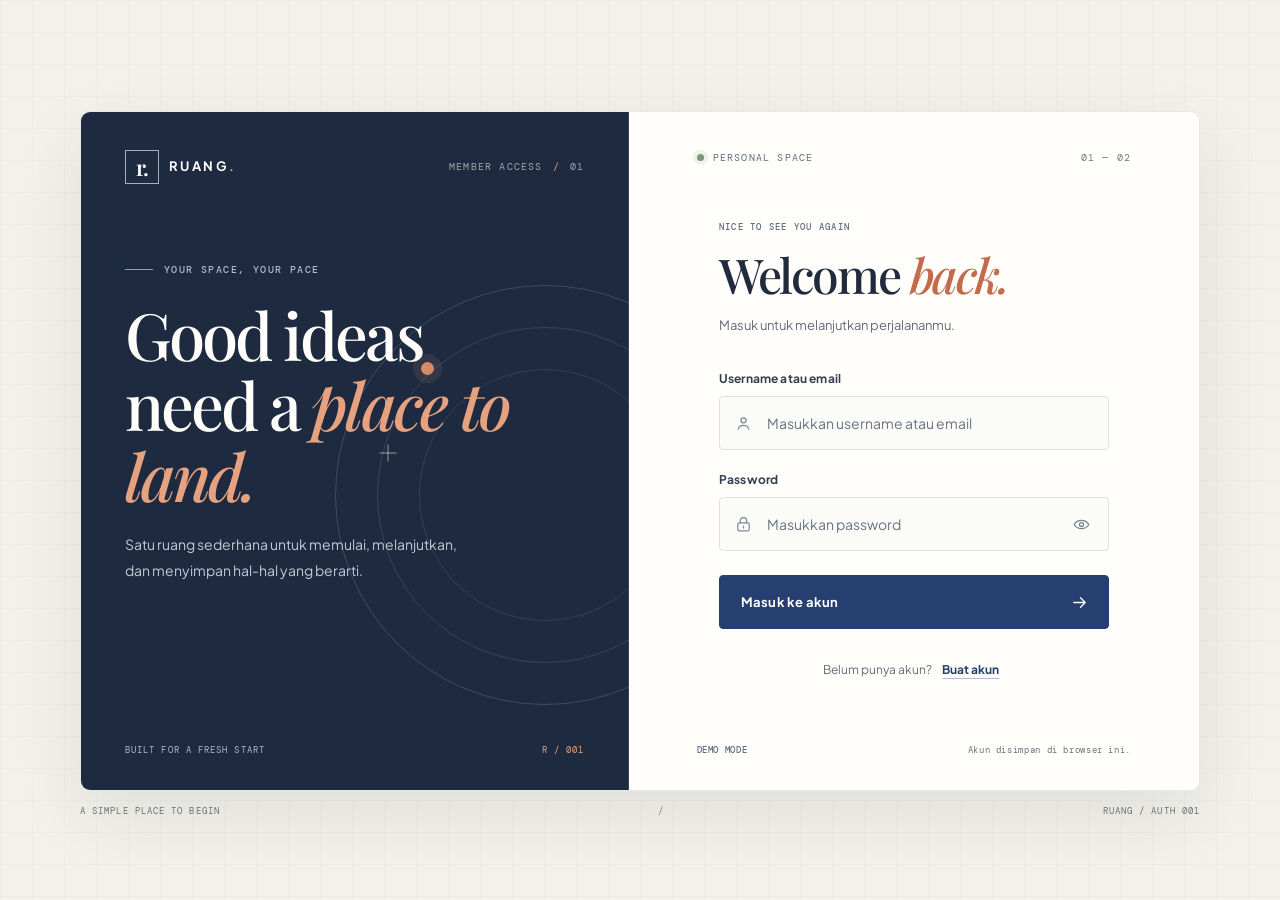
<file: index.html>
<!doctype html>
<html lang="id">
  <head>
    <meta charset="UTF-8" />
    <meta name="viewport" content="width=device-width, initial-scale=1.0" />
    <meta name="theme-color" content="#1d2a40" />
    <meta
      name="description"
      content="Halaman masuk dan pendaftaran akun demo."
    />
    <title>Sign in — Ruang</title>
    <link rel="preconnect" href="https://fonts.googleapis.com" />
    <link rel="preconnect" href="https://fonts.gstatic.com" crossorigin />
    <link
      href="https://fonts.googleapis.com/css2?family=DM+Mono:wght@400;500&family=Playfair+Display:ital,wght@0,500;0,600;0,700;1,500;1,600&family=Plus+Jakarta+Sans:wght@400;500;600;700&display=swap"
      rel="stylesheet"
    />
    <link rel="stylesheet" href="style.css" />
    <script src="backend.js" defer></script>
  </head>
  <body>
    <main class="page-shell">
      <section class="auth-frame" aria-label="Autentikasi akun">
        <aside class="story-side" aria-labelledby="storyTitle">
          <div class="story-topline">
            <a
              class="wordmark"
              href="#mainContent"
              aria-label="Ruang, ke halaman masuk"
            >
              <span class="wordmark-symbol" aria-hidden="true">r.</span>
              <span>RUANG<span class="wordmark-period">.</span></span>
            </a>
            <span class="topline-note">MEMBER ACCESS <span> / </span> 01</span>
          </div>

          <div class="story-copy">
            <p class="eyebrow">
              <span class="eyebrow-line"></span> YOUR SPACE, YOUR PACE
            </p>
            <h1 id="storyTitle">Good ideas need a <em>place to land.</em></h1>
            <p class="story-description">
              Satu ruang sederhana untuk memulai, melanjutkan, dan menyimpan
              hal-hal yang berarti.
            </p>
          </div>

          <div class="orbit-art" aria-hidden="true">
            <span class="orbit orbit-one"></span>
            <span class="orbit orbit-two"></span>
            <span class="orbit orbit-three"></span>
            <span class="orbit-dot"></span>
            <span class="orbit-cross orbit-cross-one"></span>
            <span class="orbit-cross orbit-cross-two"></span>
          </div>

          <div class="story-footer">
            <span>BUILT FOR A FRESH START</span>
            <span class="footer-index">R / 001</span>
          </div>
        </aside>

        <section class="form-side" id="mainContent" aria-labelledby="TeksSign">
          <div class="form-topline">
            <span class="form-step"
              ><span class="step-dot"></span> PERSONAL SPACE</span
            >
            <span class="form-index">01 — 02</span>
          </div>

          <div class="form-content">
            <div class="form-heading">
              <p class="eyebrow form-eyebrow" id="formEyebrow">
                NICE TO SEE YOU AGAIN
              </p>
              <h2 id="TeksSign">Welcome <em>back.</em></h2>
              <p class="form-subtitle" id="authSubtitle">
                Masuk untuk melanjutkan perjalananmu.
              </p>
            </div>

            <form id="authForm" autocomplete="on" novalidate>
              <div class="field-group">
                <label for="Inpuser" id="usernameLabel"
                  >Username atau email</label
                >
                <div class="input-wrap">
                  <span class="input-icon" aria-hidden="true">
                    <svg viewBox="0 0 24 24" fill="none">
                      <circle cx="12" cy="8" r="3.25" />
                      <path
                        d="M5.5 19c.45-3.05 2.85-4.75 6.5-4.75s6.05 1.7 6.5 4.75"
                      />
                    </svg>
                  </span>
                  <input
                    type="text"
                    id="Inpuser"
                    name="username"
                    placeholder="Masukkan username atau email"
                    aria-label="Username atau email"
                    autocomplete="username"
                    autocapitalize="none"
                    spellcheck="false"
                    required
                  />
                </div>
              </div>

              <div class="field-group" id="emailField" hidden>
                <label for="Email">Email</label>
                <div class="input-wrap">
                  <span class="input-icon" aria-hidden="true">
                    <svg viewBox="0 0 24 24" fill="none">
                      <rect x="3.75" y="5.5" width="16.5" height="13" rx="2" />
                      <path d="m4.5 7 7.5 5.5L19.5 7" />
                    </svg>
                  </span>
                  <input
                    type="email"
                    name="Email"
                    id="Email"
                    placeholder="nama@email.com"
                    autocomplete="email"
                    autocapitalize="none"
                    spellcheck="false"
                  />
                </div>
              </div>

              <div class="field-group">
                <div class="label-row">
                  <label for="inpPass">Password</label>
                  <span class="field-hint" id="passwordHint" hidden>
                    9+ karakter · huruf besar/kecil · angka · simbol
                  </span>
                </div>
                <div class="input-wrap password-wrap">
                  <span class="input-icon" aria-hidden="true">
                    <svg viewBox="0 0 24 24" fill="none">
                      <rect x="4.75" y="10" width="14.5" height="10" rx="2" />
                      <path d="M8 10V7.25a4 4 0 0 1 8 0V10M12 14v2.5" />
                    </svg>
                  </span>
                  <input
                    type="password"
                    id="inpPass"
                    name="password"
                    placeholder="Masukkan password"
                    autocomplete="current-password"
                    required
                    aria-describedby="passwordHint"
                  />
                  <button
                    type="button"
                    class="password-toggle"
                    id="togglePassword"
                    aria-label="Tampilkan password"
                    aria-pressed="false"
                  >
                    <svg
                      class="eye-icon"
                      viewBox="0 0 24 24"
                      fill="none"
                      aria-hidden="true"
                    >
                      <path
                        d="M2.75 12s3.2-5.25 9.25-5.25S21.25 12 21.25 12s-3.2 5.25-9.25 5.25S2.75 12 2.75 12Z"
                      />
                      <circle cx="12" cy="12" r="2.5" />
                    </svg>
                  </button>
                </div>
              </div>

              <p
                id="pesan"
                class="status-message"
                role="status"
                aria-live="polite"
                hidden
              ></p>

              <button type="submit" id="ConfirmBut" class="submit-button">
                <span id="submitLabel">Masuk ke akun</span>
                <svg viewBox="0 0 24 24" fill="none" aria-hidden="true">
                  <path d="M4.75 12h14.5m-6-6 6 6-6 6" />
                </svg>
              </button>
            </form>

            <div class="switch-row">
              <p id="switchText">Belum punya akun?</p>
              <button type="button" id="switchBut" class="text-button">
                Buat akun
              </button>
            </div>
          </div>

          <div class="form-bottomline">
            <span>DEMO MODE</span>
            <span>Akun disimpan di browser ini.</span>
          </div>
        </section>
      </section>
      <p class="page-caption">
        A SIMPLE PLACE TO BEGIN <span>/</span> RUANG / AUTH 001
      </p>
    </main>
  </body>
</html>
</file>
<file: style.css>
:root {
  color-scheme: light;
  --color-ink: #202b3d;
  --color-ink-soft: #536071;
  --color-paper: #f3f1eb;
  --color-surface: #fffefa;
  --color-primary: #263f70;
  --color-primary-hover: #1c315a;
  --color-accent: #c36b4b;
  --color-border: #dfe2e5;
  --color-field: #fbfbf8;
  --color-danger: #a43f35;
  --color-success: #28654c;
  --font-ui: "Plus Jakarta Sans", Arial, sans-serif;
  --font-display: "Playfair Display", Georgia, serif;
  --font-mono: "DM Mono", Consolas, monospace;
  --shadow-frame: 0 24px 70px rgba(30, 42, 58, 0.09);
  font-synthesis: none;
  text-rendering: optimizeLegibility;
  -webkit-font-smoothing: antialiased;
  -moz-osx-font-smoothing: grayscale;
}

* {
  box-sizing: border-box;
}

html {
  min-width: 320px;
  background: var(--color-paper);
}

body {
  min-width: 320px;
  min-height: 100vh;
  margin: 0;
  color: var(--color-ink);
  background:
    linear-gradient(rgba(38, 63, 112, 0.025) 1px, transparent 1px),
    linear-gradient(90deg, rgba(38, 63, 112, 0.025) 1px, transparent 1px),
    var(--color-paper);
  background-size: 32px 32px;
  font-family: var(--font-ui);
  font-size: 16px;
  line-height: 1.5;
}

button,
input {
  font: inherit;
}

button {
  touch-action: manipulation;
}

.page-shell {
  display: flex;
  min-height: 100vh;
  min-height: 100svh;
  flex-direction: column;
  align-items: center;
  justify-content: center;
  padding: clamp(20px, 4vw, 56px) 24px 22px;
}

.auth-frame {
  display: grid;
  width: min(1120px, 100%);
  min-height: 680px;
  grid-template-columns: minmax(0, 0.96fr) minmax(0, 1fr);
  overflow: hidden;
  border: 1px solid rgba(32, 43, 61, 0.1);
  border-radius: 10px;
  background: var(--color-surface);
  box-shadow: var(--shadow-frame);
}

.story-side {
  position: relative;
  display: flex;
  min-width: 0;
  flex-direction: column;
  justify-content: space-between;
  overflow: hidden;
  padding: 38px 44px 32px;
  color: #f8f5ed;
  background: #1d2a40;
  isolation: isolate;
}

.story-side::before {
  position: absolute;
  z-index: -1;
  top: 0;
  right: 0;
  width: 1px;
  height: 100%;
  background: rgba(255, 255, 255, 0.12);
  content: "";
}

.story-topline,
.story-footer,
.form-topline,
.form-bottomline {
  display: flex;
  align-items: center;
  justify-content: space-between;
  gap: 16px;
}

.wordmark {
  display: inline-flex;
  align-items: center;
  gap: 10px;
  color: #fffefa;
  font-size: 13px;
  font-weight: 700;
  letter-spacing: 0.19em;
  text-decoration: none;
}

.wordmark-symbol {
  display: grid;
  width: 34px;
  height: 34px;
  place-items: center;
  border: 1px solid rgba(255, 255, 255, 0.62);
  color: #fffefa;
  font-family: var(--font-display);
  font-size: 22px;
  font-weight: 600;
  letter-spacing: -0.08em;
}

.wordmark-period {
  color: #e5a17f;
}

.topline-note,
.story-footer,
.form-step,
.form-index,
.form-bottomline,
.page-caption {
  font-family: var(--font-mono);
  font-size: 10px;
  font-weight: 400;
  letter-spacing: 0.12em;
}

.topline-note {
  color: rgba(248, 245, 237, 0.62);
  white-space: nowrap;
}

.topline-note span {
  padding: 0 3px;
  color: #e5a17f;
}

.story-copy {
  position: relative;
  z-index: 2;
  max-width: 430px;
  margin-top: 40px;
  margin-bottom: 122px;
}

.eyebrow {
  display: flex;
  align-items: center;
  gap: 11px;
  margin: 0 0 22px;
  color: #aebaca;
  font-family: var(--font-mono);
  font-size: 10px;
  font-weight: 500;
  letter-spacing: 0.14em;
}

.eyebrow-line {
  width: 28px;
  height: 1px;
  background: #d58a69;
}

.story-copy h1 {
  max-width: 430px;
  margin: 0;
  color: #fffefa;
  font-family: var(--font-display);
  font-size: clamp(46px, 5.1vw, 66px);
  font-weight: 500;
  letter-spacing: -0.045em;
  line-height: 1.08;
}

.story-copy h1 em {
  color: #e6a17f;
  font-weight: 500;
}

.story-description {
  max-width: 340px;
  margin: 22px 0 0;
  color: #c3cbd4;
  font-size: 14px;
  line-height: 1.85;
}

.story-footer {
  position: relative;
  z-index: 2;
  color: #aebaca;
  font-size: 9px;
}

.footer-index {
  color: #e5a17f;
}

.orbit-art {
  position: absolute;
  right: -126px;
  bottom: 85px;
  z-index: 1;
  width: 420px;
  height: 420px;
  pointer-events: none;
}

.orbit {
  position: absolute;
  display: block;
  border: 1px solid rgba(228, 235, 242, 0.17);
  border-radius: 50%;
}

.orbit-one {
  inset: 0;
}

.orbit-two {
  inset: 42px;
  border-color: rgba(228, 235, 242, 0.13);
}

.orbit-three {
  inset: 84px;
  border-color: rgba(228, 235, 242, 0.11);
}

.orbit-dot {
  position: absolute;
  top: 77px;
  left: 86px;
  width: 13px;
  height: 13px;
  border-radius: 50%;
  background: #d58a69;
  box-shadow: 0 0 0 8px rgba(213, 138, 105, 0.12);
}

.orbit-cross {
  position: absolute;
  display: block;
  width: 17px;
  height: 17px;
}

.orbit-cross::before,
.orbit-cross::after {
  position: absolute;
  top: 50%;
  left: 50%;
  display: block;
  background: rgba(248, 245, 237, 0.54);
  content: "";
  transform: translate(-50%, -50%);
}

.orbit-cross::before {
  width: 17px;
  height: 1px;
}

.orbit-cross::after {
  width: 1px;
  height: 17px;
}

.orbit-cross-one {
  top: 160px;
  left: 45px;
}

.orbit-cross-two {
  right: 92px;
  bottom: 68px;
  transform: scale(0.7);
}

.form-side {
  display: flex;
  min-width: 0;
  flex-direction: column;
  justify-content: space-between;
  padding: 38px clamp(34px, 5.6vw, 68px) 32px;
  background: var(--color-surface);
}

.form-topline {
  color: #626c7b;
}

.form-step {
  display: inline-flex;
  align-items: center;
  gap: 9px;
}

.step-dot {
  width: 7px;
  height: 7px;
  border-radius: 50%;
  background: #7b967d;
  box-shadow: 0 0 0 4px rgba(123, 150, 125, 0.12);
}

.form-index {
  color: #6d7786;
}

.form-content {
  width: 100%;
  max-width: 390px;
  align-self: center;
  margin: 52px auto;
}

.form-eyebrow {
  margin-bottom: 13px;
  color: #626c7b;
  font-size: 9px;
}

.form-heading h2 {
  margin: 0;
  color: var(--color-ink);
  font-family: var(--font-display);
  font-size: clamp(39px, 4vw, 48px);
  font-weight: 500;
  letter-spacing: -0.045em;
  line-height: 1.14;
}

.form-heading h2 em {
  color: var(--color-accent);
  font-weight: 500;
}

.form-subtitle {
  margin: 12px 0 34px;
  color: #626c7b;
  font-size: 13px;
  line-height: 1.7;
}

#authForm {
  display: grid;
  gap: 21px;
}

.field-group {
  display: grid;
  min-width: 0;
  gap: 8px;
}

.field-group[hidden],
[hidden] {
  display: none !important;
}

.field-group label {
  color: #333f51;
  font-size: 12px;
  font-weight: 700;
  letter-spacing: 0.015em;
}

.label-row {
  display: flex;
  align-items: baseline;
  justify-content: space-between;
  gap: 12px;
}

.field-hint {
  color: #647080;
  font-size: 10px;
  line-height: 1.4;
  text-align: right;
}

.input-wrap {
  position: relative;
  display: flex;
  min-width: 0;
  align-items: center;
}

.input-icon {
  position: absolute;
  left: 15px;
  display: grid;
  width: 19px;
  height: 19px;
  place-items: center;
  color: #818b99;
  pointer-events: none;
}

.input-icon svg,
.password-toggle svg,
.submit-button svg {
  display: block;
  width: 100%;
  height: 100%;
  stroke: currentColor;
  stroke-linecap: round;
  stroke-linejoin: round;
  stroke-width: 1.6;
}

.input-wrap input {
  display: block;
  width: 100%;
  min-width: 0;
  height: 54px;
  padding: 0 47px;
  border: 1px solid var(--color-border);
  border-radius: 4px;
  outline: none;
  color: var(--color-ink);
  background: var(--color-field);
  font-size: 14px;
  transition: border-color 180ms ease, box-shadow 180ms ease, background-color 180ms ease;
}

.input-wrap input::placeholder {
  color: #687482;
  opacity: 1;
}

.input-wrap input:hover {
  border-color: #b9c1cc;
}

.input-wrap input:focus-visible {
  border-color: var(--color-primary);
  background: #fff;
  box-shadow: 0 0 0 3px rgba(38, 63, 112, 0.15);
}

.password-wrap input {
  padding-right: 54px;
}

.password-toggle {
  position: absolute;
  right: 5px;
  display: grid;
  width: 44px;
  height: 44px;
  place-items: center;
  padding: 12px;
  border: 0;
  border-radius: 4px;
  color: #788392;
  background: transparent;
  cursor: pointer;
  transition: color 160ms ease, background-color 160ms ease;
}

.password-toggle:hover {
  color: var(--color-primary);
  background: rgba(38, 63, 112, 0.06);
}

.password-toggle svg {
  width: 19px;
  height: 19px;
}

.status-message {
  display: flex;
  align-items: flex-start;
  gap: 9px;
  margin: -3px 0 -3px;
  padding: 10px 12px;
  border-left: 2px solid var(--color-danger);
  color: #873b34;
  background: #fbf2ef;
  font-size: 12px;
  line-height: 1.55;
}

.status-message[data-state="success"] {
  border-left-color: var(--color-success);
  color: #245b43;
  background: #eef6f0;
}

.status-message[data-state="neutral"] {
  display: none;
}

.submit-button {
  display: flex;
  width: 100%;
  min-height: 54px;
  align-items: center;
  justify-content: space-between;
  gap: 16px;
  margin-top: 3px;
  padding: 0 19px 0 21px;
  border: 1px solid var(--color-primary);
  border-radius: 4px;
  color: #fffefa;
  background: var(--color-primary);
  cursor: pointer;
  font-size: 13px;
  font-weight: 700;
  letter-spacing: 0.015em;
  transition: background-color 180ms ease, border-color 180ms ease, transform 180ms ease;
}

.submit-button svg {
  width: 19px;
  height: 19px;
  transition: transform 180ms ease;
}

.submit-button:hover:not(:disabled) {
  border-color: var(--color-primary-hover);
  background: var(--color-primary-hover);
  transform: translateY(-1px);
}

.submit-button:hover:not(:disabled) svg {
  transform: translateX(3px);
}

.submit-button:active:not(:disabled) {
  transform: translateY(0);
}

.submit-button:disabled {
  cursor: wait;
  opacity: 0.72;
}

.switch-row {
  display: flex;
  flex-wrap: wrap;
  align-items: center;
  justify-content: center;
  gap: 5px;
  margin-top: 23px;
  color: #626c7b;
  font-size: 12px;
}

.switch-row p {
  margin: 0;
}

.text-button {
  min-height: 36px;
  padding: 4px 5px;
  border: 0;
  color: var(--color-primary);
  background: transparent;
  cursor: pointer;
  font-size: 12px;
  font-weight: 700;
  text-decoration: underline;
  text-decoration-color: rgba(38, 63, 112, 0.35);
  text-underline-offset: 4px;
  transition: color 160ms ease, text-decoration-color 160ms ease;
}

.text-button:hover {
  color: var(--color-accent);
  text-decoration-color: currentColor;
}

.form-bottomline {
  color: #687482;
  font-size: 9px;
  letter-spacing: 0.07em;
}

.form-bottomline span:first-child {
  color: #5f6e80;
  font-weight: 500;
}

.page-caption {
  display: flex;
  width: min(1120px, 100%);
  justify-content: space-between;
  margin: 14px 0 0;
  color: #68726f;
  font-size: 9px;
}

.page-caption span {
  padding: 0 3px;
  color: var(--color-accent);
}

button:focus-visible,
a:focus-visible {
  outline: 3px solid #d58a69;
  outline-offset: 3px;
}

@media (max-width: 900px) {
  .auth-frame {
    min-height: 640px;
    grid-template-columns: minmax(0, 0.85fr) minmax(0, 1fr);
  }

  .story-side {
    padding: 30px 30px 27px;
  }

  .story-copy h1 {
    font-size: clamp(42px, 5.2vw, 55px);
  }

  .form-side {
    padding: 30px 34px 27px;
  }

  .field-hint {
    max-width: 190px;
  }
}

@media (max-width: 700px) {
  .page-shell {
    justify-content: flex-start;
    padding: 16px;
  }

  .auth-frame {
    width: min(520px, 100%);
    min-height: auto;
    grid-template-columns: 1fr;
  }

  .story-side {
    min-height: 255px;
    padding: 25px 27px 23px;
  }

  .story-copy {
    max-width: 390px;
    margin: 42px 0 18px;
  }

  .story-copy .eyebrow {
    margin-bottom: 11px;
  }

  .story-copy h1 {
    max-width: 390px;
    font-size: clamp(37px, 8vw, 48px);
  }

  .story-description {
    max-width: 360px;
    margin-top: 10px;
    font-size: 12px;
    line-height: 1.6;
  }

  .orbit-art {
    right: -185px;
    bottom: -190px;
    width: 360px;
    height: 360px;
    opacity: 0.72;
  }

  .story-footer {
    display: none;
  }

  .form-side {
    min-height: 500px;
    padding: 25px 27px 22px;
  }

  .form-content {
    margin: 42px auto;
  }

  .form-heading h2 {
    font-size: 43px;
  }

  .form-subtitle {
    margin-bottom: 28px;
  }

  .page-caption {
    padding: 0 2px;
    font-size: 8px;
  }
}

@media (max-width: 390px) {
  .page-shell {
    padding: 0;
  }

  .auth-frame {
    border: 0;
    border-radius: 0;
    box-shadow: none;
  }

  .story-side {
    min-height: 235px;
    padding: 22px 21px 20px;
  }

  .topline-note {
    font-size: 8px;
  }

  .form-side {
    min-height: 490px;
    padding: 22px 21px 20px;
  }

  .field-hint {
    max-width: 155px;
    font-size: 9px;
  }

  .page-caption {
    padding: 0 17px 14px;
  }
}

@media (prefers-reduced-motion: reduce) {
  *,
  *::before,
  *::after {
    scroll-behavior: auto !important;
    animation-duration: 0.01ms !important;
    animation-iteration-count: 1 !important;
    transition-duration: 0.01ms !important;
  }
}
</file>
